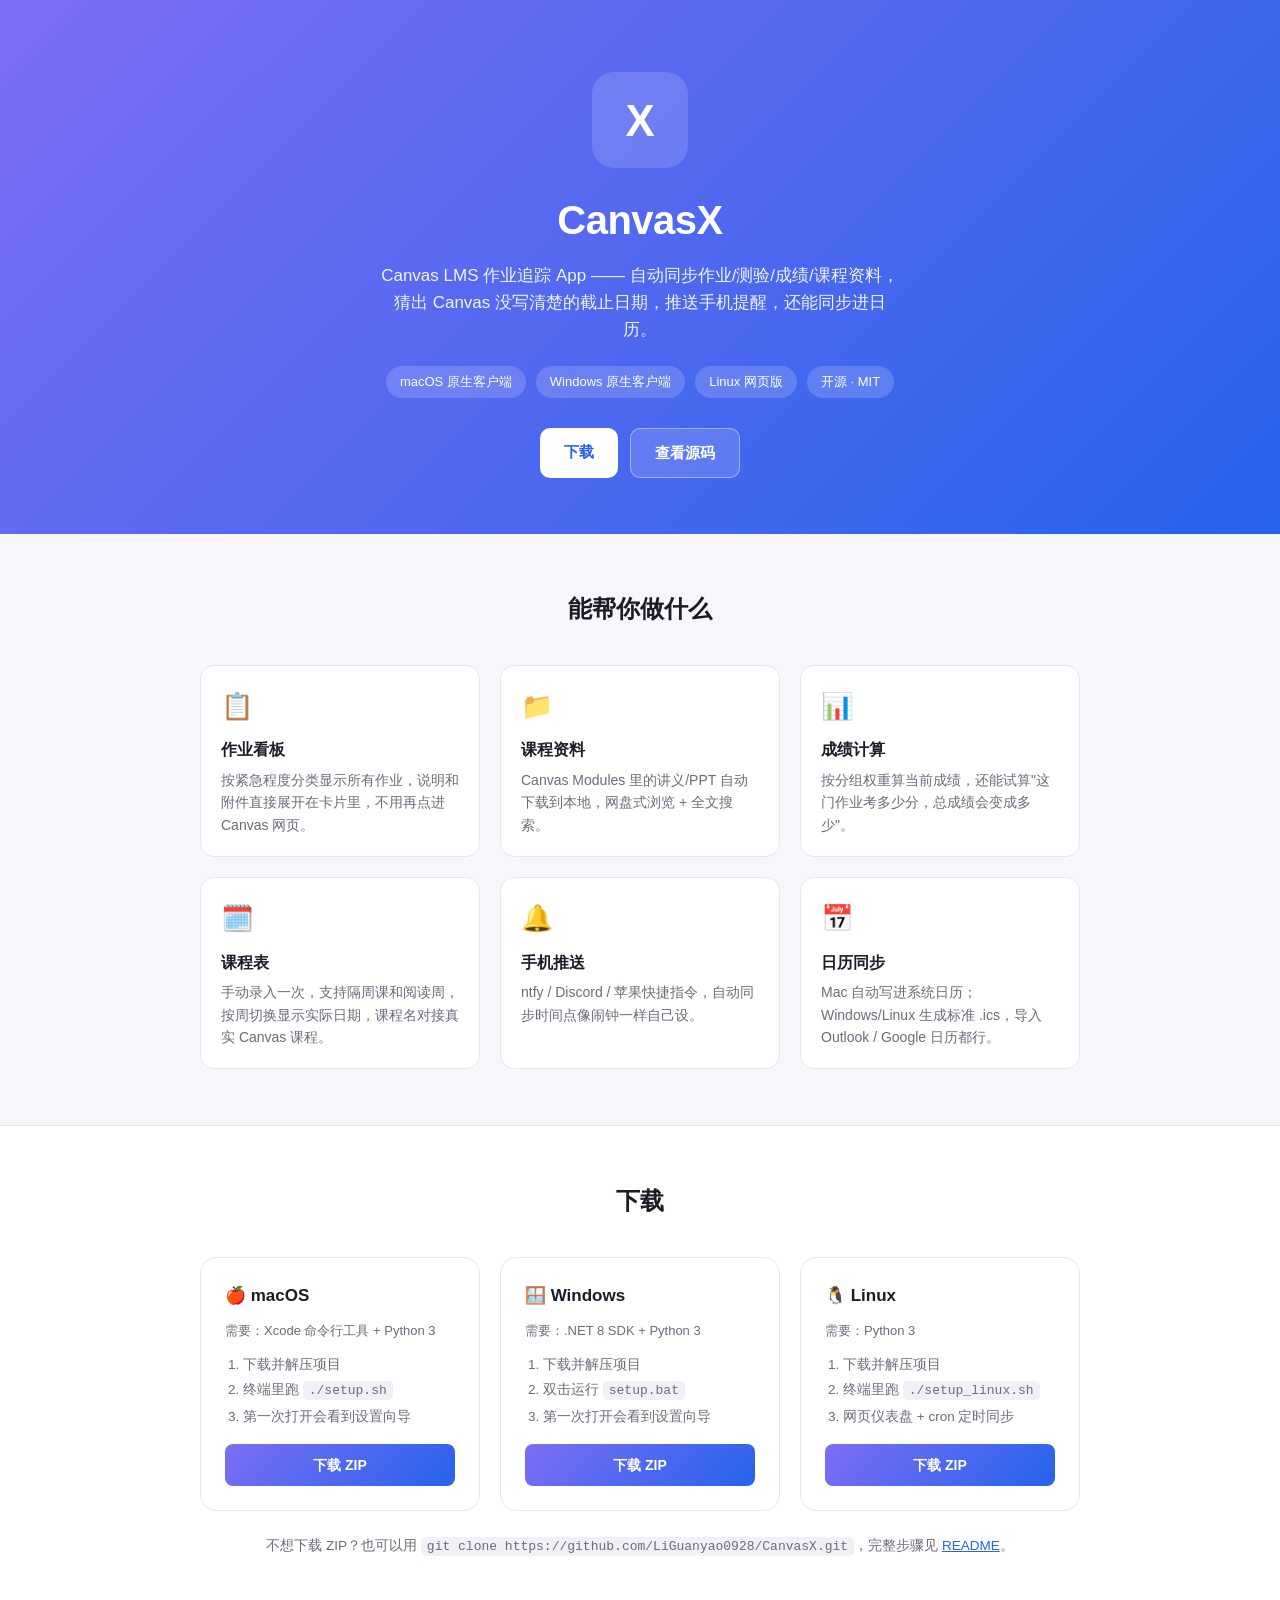
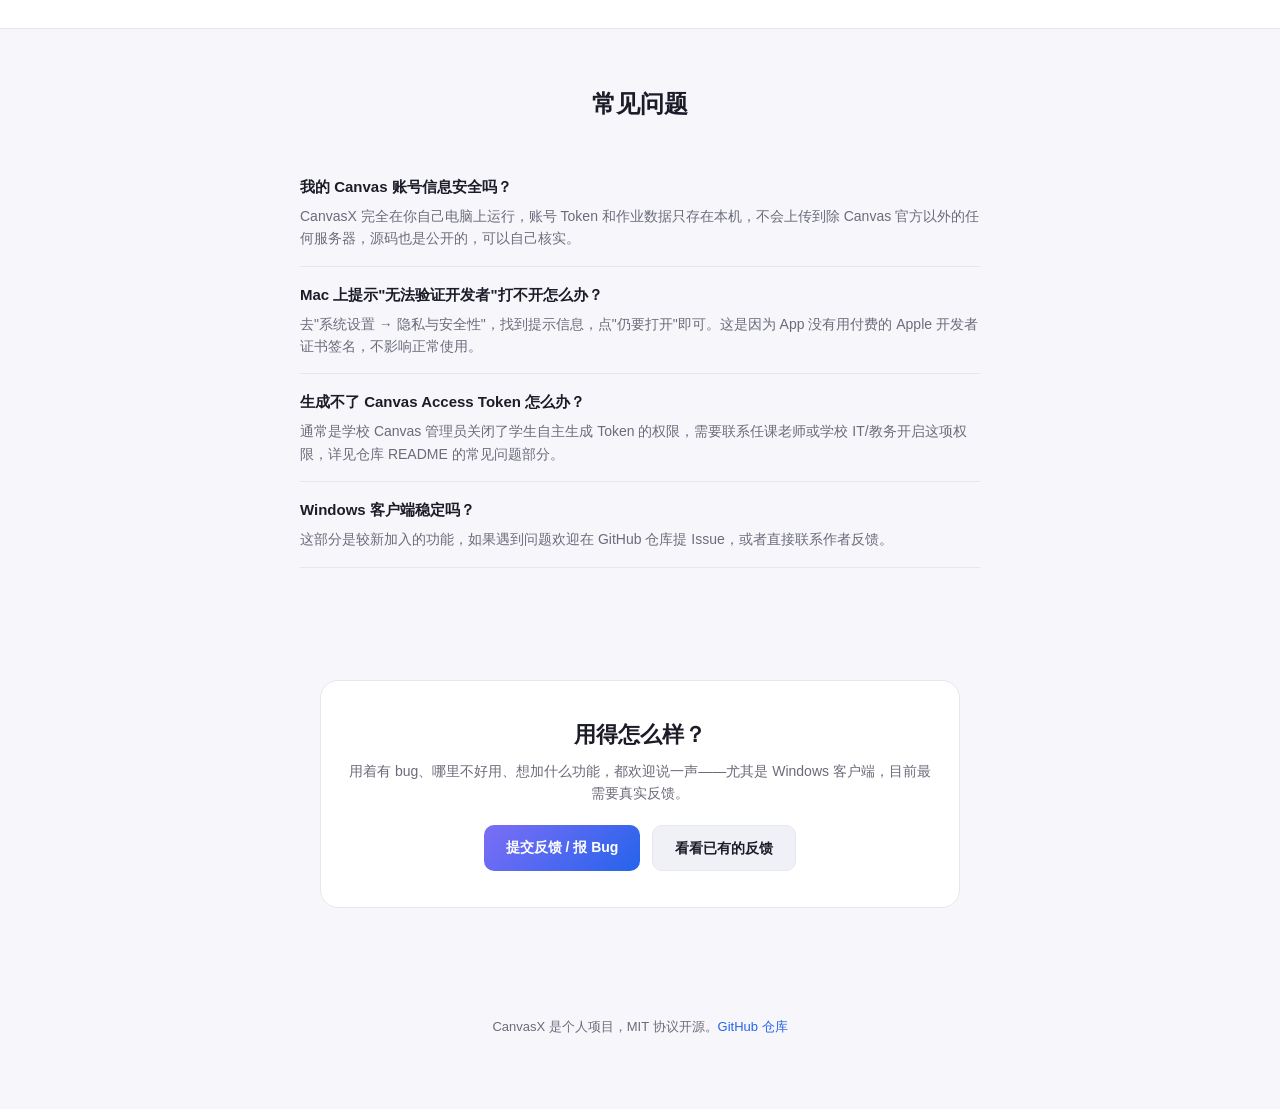
<file: docs/index.html>
<!DOCTYPE html>
<html lang="zh-CN">
<head>
<meta charset="UTF-8">
<meta name="viewport" content="width=device-width, initial-scale=1.0">
<title>CanvasX</title>
<meta name="description" content="CanvasX —— Canvas LMS 作业追踪 App，自动同步作业/成绩/资料，推送手机提醒。Mac / Windows / Linux 都能用。">
<style>
  :root {
    --bg: #f7f7fb;
    --card-bg: #ffffff;
    --text: #1c1c28;
    --muted: #6b6b7b;
    --border: #e6e6ef;
    --accent-a: #7c6ef5;
    --accent-b: #2563eb;
    --code-bg: #f0f0f7;
  }
  @media (prefers-color-scheme: dark) {
    :root {
      --bg: #101018;
      --card-bg: #181822;
      --text: #f0f0f5;
      --muted: #9a9aab;
      --border: #2a2a38;
      --code-bg: #1f1f2c;
    }
  }
  * { box-sizing: border-box; }
  body {
    margin: 0; background: var(--bg); color: var(--text);
    font-family: -apple-system, "Segoe UI", "PingFang SC", "Microsoft YaHei", sans-serif;
    line-height: 1.6;
  }
  .wrap { max-width: 920px; margin: 0 auto; padding: 0 20px; }

  header.hero {
    padding: 72px 0 56px; text-align: center;
    background: linear-gradient(135deg, var(--accent-a), var(--accent-b));
    color: #fff;
  }
  .icon {
    width: 96px; height: 96px; border-radius: 22px; margin: 0 auto 20px;
    display: flex; align-items: center; justify-content: center;
    background: rgba(255,255,255,0.14); backdrop-filter: blur(6px);
  }
  .icon svg { width: 64px; height: 64px; }
  header.hero h1 { font-size: 40px; margin: 0 0 10px; font-weight: 800; letter-spacing: -0.5px; }
  header.hero p.tagline { font-size: 17px; margin: 0 auto; max-width: 520px; opacity: 0.92; }
  .hero-badges { margin-top: 22px; display: flex; gap: 10px; justify-content: center; flex-wrap: wrap; }
  .badge { font-size: 13px; background: rgba(255,255,255,0.16); padding: 6px 14px; border-radius: 999px; }
  .cta-row { margin-top: 30px; display: flex; gap: 12px; justify-content: center; flex-wrap: wrap; }
  .btn {
    display: inline-block; padding: 12px 24px; border-radius: 10px; font-weight: 600;
    text-decoration: none; font-size: 15px; transition: transform 0.15s ease;
  }
  .btn:hover { transform: translateY(-1px); }
  .btn-solid { background: #fff; color: var(--accent-b); }
  .btn-ghost { background: rgba(255,255,255,0.14); color: #fff; border: 1px solid rgba(255,255,255,0.4); }

  section { padding: 56px 0; }
  section.alt { background: var(--card-bg); border-top: 1px solid var(--border); border-bottom: 1px solid var(--border); }
  h2.section-title { font-size: 24px; text-align: center; margin: 0 0 36px; }

  .features {
    display: grid; grid-template-columns: repeat(auto-fit, minmax(220px, 1fr)); gap: 20px;
  }
  .feature-card {
    background: var(--card-bg); border: 1px solid var(--border); border-radius: 14px; padding: 20px;
  }
  .feature-card .emoji { font-size: 26px; margin-bottom: 10px; }
  .feature-card h3 { margin: 0 0 6px; font-size: 16px; }
  .feature-card p { margin: 0; color: var(--muted); font-size: 14px; }

  .downloads { display: grid; grid-template-columns: repeat(auto-fit, minmax(260px, 1fr)); gap: 20px; }
  .dl-card {
    background: var(--card-bg); border: 1px solid var(--border); border-radius: 16px; padding: 24px;
    display: flex; flex-direction: column; gap: 12px;
  }
  .dl-card .plat { font-size: 17px; font-weight: 700; display: flex; align-items: center; gap: 8px; }
  .dl-card .req { font-size: 13px; color: var(--muted); }
  .dl-card ol { margin: 0; padding-left: 18px; font-size: 13.5px; color: var(--muted); }
  .dl-card ol li { margin-bottom: 4px; }
  .dl-btn {
    margin-top: auto; text-align: center; padding: 10px; border-radius: 8px;
    background: linear-gradient(135deg, var(--accent-a), var(--accent-b)); color: #fff;
    text-decoration: none; font-weight: 600; font-size: 14px;
  }
  code, .code-inline {
    background: var(--code-bg); padding: 2px 6px; border-radius: 5px; font-size: 13px;
    font-family: ui-monospace, SFMono-Regular, Menlo, monospace;
  }

  .faq { max-width: 720px; margin: 0 auto; }
  .faq-item { border-bottom: 1px solid var(--border); padding: 16px 0; }
  .faq-item h4 { margin: 0 0 6px; font-size: 15px; }
  .faq-item p { margin: 0; color: var(--muted); font-size: 14px; }

  footer { padding: 40px 0 60px; text-align: center; color: var(--muted); font-size: 13px; }
  footer a { color: var(--accent-b); text-decoration: none; }

  .feedback-card {
    max-width: 640px; margin: 0 auto; text-align: center;
    background: var(--card-bg); border: 1px solid var(--border); border-radius: 18px;
    padding: 36px 28px;
  }
  .feedback-card h2 { margin: 0 0 8px; font-size: 22px; }
  .feedback-card p { margin: 0 0 20px; color: var(--muted); font-size: 14px; }
  .feedback-actions { display: flex; gap: 12px; justify-content: center; flex-wrap: wrap; }
  .btn-feedback {
    display: inline-block; padding: 11px 22px; border-radius: 10px; font-weight: 600;
    text-decoration: none; font-size: 14px;
  }
  .btn-feedback.primary { background: linear-gradient(135deg, var(--accent-a), var(--accent-b)); color: #fff; }
  .btn-feedback.secondary { background: var(--code-bg); color: var(--text); border: 1px solid var(--border); }
</style>
</head>
<body>

<header class="hero">
  <div class="wrap">
    <div class="icon">
      <svg viewBox="0 0 1024 1024" xmlns="http://www.w3.org/2000/svg">
        <text x="512" y="512" text-anchor="middle" dominant-baseline="central"
              font-family="Helvetica Neue, Arial, sans-serif" font-weight="700"
              font-size="700" fill="#ffffff">X</text>
      </svg>
    </div>
    <h1>CanvasX</h1>
    <p class="tagline">Canvas LMS 作业追踪 App —— 自动同步作业/测验/成绩/课程资料，猜出 Canvas 没写清楚的截止日期，推送手机提醒，还能同步进日历。</p>
    <div class="hero-badges">
      <span class="badge">macOS 原生客户端</span>
      <span class="badge">Windows 原生客户端</span>
      <span class="badge">Linux 网页版</span>
      <span class="badge">开源 · MIT</span>
    </div>
    <div class="cta-row">
      <a class="btn btn-solid" href="#download">下载</a>
      <a class="btn btn-ghost" href="https://github.com/LiGuanyao0928/CanvasX" target="_blank" rel="noopener">查看源码</a>
    </div>
  </div>
</header>

<section>
  <div class="wrap">
    <h2 class="section-title">能帮你做什么</h2>
    <div class="features">
      <div class="feature-card">
        <div class="emoji">📋</div>
        <h3>作业看板</h3>
        <p>按紧急程度分类显示所有作业，说明和附件直接展开在卡片里，不用再点进 Canvas 网页。</p>
      </div>
      <div class="feature-card">
        <div class="emoji">📁</div>
        <h3>课程资料</h3>
        <p>Canvas Modules 里的讲义/PPT 自动下载到本地，网盘式浏览 + 全文搜索。</p>
      </div>
      <div class="feature-card">
        <div class="emoji">📊</div>
        <h3>成绩计算</h3>
        <p>按分组权重算当前成绩，还能试算"这门作业考多少分，总成绩会变成多少"。</p>
      </div>
      <div class="feature-card">
        <div class="emoji">🗓️</div>
        <h3>课程表</h3>
        <p>手动录入一次，支持隔周课和阅读周，按周切换显示实际日期，课程名对接真实 Canvas 课程。</p>
      </div>
      <div class="feature-card">
        <div class="emoji">🔔</div>
        <h3>手机推送</h3>
        <p>ntfy / Discord / 苹果快捷指令，自动同步时间点像闹钟一样自己设。</p>
      </div>
      <div class="feature-card">
        <div class="emoji">📅</div>
        <h3>日历同步</h3>
        <p>Mac 自动写进系统日历；Windows/Linux 生成标准 .ics，导入 Outlook / Google 日历都行。</p>
      </div>
    </div>
  </div>
</section>

<section class="alt" id="download">
  <div class="wrap">
    <h2 class="section-title">下载</h2>
    <div class="downloads">
      <div class="dl-card">
        <div class="plat">🍎 macOS</div>
        <div class="req">需要：Xcode 命令行工具 + Python 3</div>
        <ol>
          <li>下载并解压项目</li>
          <li>终端里跑 <code>./setup.sh</code></li>
          <li>第一次打开会看到设置向导</li>
        </ol>
        <a class="dl-btn" href="https://github.com/LiGuanyao0928/CanvasX/archive/refs/heads/main.zip">下载 ZIP</a>
      </div>
      <div class="dl-card">
        <div class="plat">🪟 Windows</div>
        <div class="req">需要：.NET 8 SDK + Python 3</div>
        <ol>
          <li>下载并解压项目</li>
          <li>双击运行 <code>setup.bat</code></li>
          <li>第一次打开会看到设置向导</li>
        </ol>
        <a class="dl-btn" href="https://github.com/LiGuanyao0928/CanvasX/archive/refs/heads/main.zip">下载 ZIP</a>
      </div>
      <div class="dl-card">
        <div class="plat">🐧 Linux</div>
        <div class="req">需要：Python 3</div>
        <ol>
          <li>下载并解压项目</li>
          <li>终端里跑 <code>./setup_linux.sh</code></li>
          <li>网页仪表盘 + cron 定时同步</li>
        </ol>
        <a class="dl-btn" href="https://github.com/LiGuanyao0928/CanvasX/archive/refs/heads/main.zip">下载 ZIP</a>
      </div>
    </div>
    <p style="text-align:center; color: var(--muted); font-size: 13.5px; margin-top: 24px;">
      不想下载 ZIP？也可以用 <span class="code-inline">git clone https://github.com/LiGuanyao0928/CanvasX.git</span>，完整步骤见
      <a href="https://github.com/LiGuanyao0928/CanvasX#readme" target="_blank" rel="noopener" style="color: var(--accent-b);">README</a>。
    </p>
  </div>
</section>

<section>
  <div class="wrap faq">
    <h2 class="section-title">常见问题</h2>
    <div class="faq-item">
      <h4>我的 Canvas 账号信息安全吗？</h4>
      <p>CanvasX 完全在你自己电脑上运行，账号 Token 和作业数据只存在本机，不会上传到除 Canvas 官方以外的任何服务器，源码也是公开的，可以自己核实。</p>
    </div>
    <div class="faq-item">
      <h4>Mac 上提示"无法验证开发者"打不开怎么办？</h4>
      <p>去"系统设置 → 隐私与安全性"，找到提示信息，点"仍要打开"即可。这是因为 App 没有用付费的 Apple 开发者证书签名，不影响正常使用。</p>
    </div>
    <div class="faq-item">
      <h4>生成不了 Canvas Access Token 怎么办？</h4>
      <p>通常是学校 Canvas 管理员关闭了学生自主生成 Token 的权限，需要联系任课老师或学校 IT/教务开启这项权限，详见仓库 README 的常见问题部分。</p>
    </div>
    <div class="faq-item">
      <h4>Windows 客户端稳定吗？</h4>
      <p>这部分是较新加入的功能，如果遇到问题欢迎在 GitHub 仓库提 Issue，或者直接联系作者反馈。</p>
    </div>
  </div>
</section>

<section>
  <div class="wrap">
    <div class="feedback-card">
      <h2>用得怎么样？</h2>
      <p>用着有 bug、哪里不好用、想加什么功能，都欢迎说一声——尤其是 Windows 客户端，目前最需要真实反馈。</p>
      <div class="feedback-actions">
        <a class="btn-feedback primary" href="https://github.com/LiGuanyao0928/CanvasX/issues/new" target="_blank" rel="noopener">提交反馈 / 报 Bug</a>
        <a class="btn-feedback secondary" href="https://github.com/LiGuanyao0928/CanvasX/issues" target="_blank" rel="noopener">看看已有的反馈</a>
      </div>
    </div>
  </div>
</section>

<footer>
  <div class="wrap">
    <p>CanvasX 是个人项目，MIT 协议开源。<a href="https://github.com/LiGuanyao0928/CanvasX" target="_blank" rel="noopener">GitHub 仓库</a></p>
  </div>
</footer>

</body>
</html>
</file>
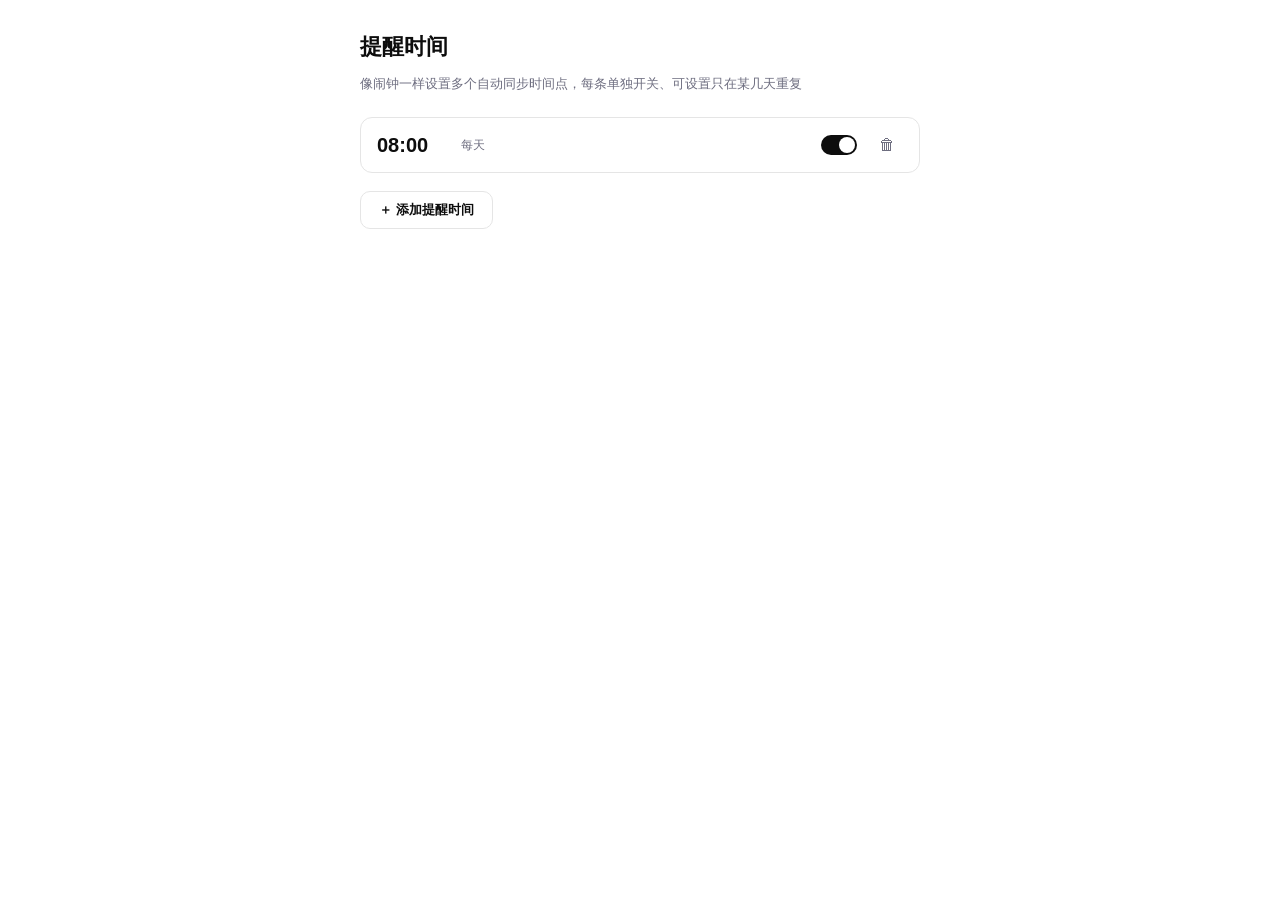
<file: schedule.html>
<!DOCTYPE html>
<html lang="zh-CN">
<head>
<meta charset="UTF-8">
<meta name="viewport" content="width=device-width, initial-scale=1.0">
<title>提醒时间</title>
<link rel="stylesheet" href="app_theme.css">
<style>
  body { padding: 32px 40px; max-width: 640px; margin: 0 auto; }
  h1 { font-size: 22px; margin: 0 0 6px; }
  .subtitle { color: var(--muted); font-size: 13px; margin-bottom: 24px; }
  .alarm-row {
    display: flex; align-items: center; gap: 14px; padding: 14px 16px;
    border: 1px solid var(--border); border-radius: 12px; margin-bottom: 10px; background: var(--card-bg);
  }
  .alarm-time { font-size: 20px; font-weight: 600; min-width: 70px; }
  .alarm-repeat { color: var(--muted); font-size: 12px; flex: 1; }
  .icon-btn { background: none; border: none; cursor: pointer; font-size: 16px; padding: 4px 8px; color: var(--muted); }
  .icon-btn:hover { color: var(--danger); }
  .switch { position: relative; width: 36px; height: 20px; }
  .switch input { opacity: 0; width: 0; height: 0; }
  .slider { position: absolute; inset: 0; background: var(--border); border-radius: 20px; cursor: pointer; transition: 0.15s; }
  .slider::before { content: ""; position: absolute; width: 16px; height: 16px; left: 2px; top: 2px; background: white; border-radius: 50%; transition: 0.15s; }
  input:checked + .slider { background: var(--accent); }
  input:checked + .slider::before { transform: translateX(16px); }
  .add-btn { margin-top: 8px; }
  .editor {
    margin-top: 16px; padding: 20px; border: 1px solid var(--border); border-radius: 12px; background: var(--card-bg);
    display: none;
  }
  .editor.open { display: block; }
  .day-picker { display: flex; gap: 6px; margin: 12px 0; }
  .day-chip {
    width: 34px; height: 34px; border-radius: 50%; border: 1px solid var(--border);
    display: flex; align-items: center; justify-content: center; font-size: 12px; cursor: pointer; user-select: none;
  }
  .day-chip.active { background: var(--accent); color: var(--accent-contrast); border-color: var(--accent); }
  input[type="time"] { font-size: 20px; padding: 8px 12px; width: auto; }
</style>
</head>
<body>
  <h1>提醒时间</h1>
  <p class="subtitle">像闹钟一样设置多个自动同步时间点，每条单独开关、可设置只在某几天重复</p>

  <div id="alarmList"></div>
  <button class="btn add-btn" id="btnAdd">＋ 添加提醒时间</button>

  <div class="editor" id="editor">
    <input type="time" id="timeInput" value="08:00">
    <div class="day-picker" id="dayPicker"></div>
    <div class="row" style="margin-top:10px">
      <button class="btn btn-primary" id="btnSave">保存</button>
      <button class="btn" id="btnCancel">取消</button>
    </div>
  </div>

<script src="bridge.js"></script>
<script>
  const DAY_LABELS = ["日", "一", "二", "三", "四", "五", "六"];
  let alarms = [];
  let editingDays = new Set([0, 1, 2, 3, 4, 5, 6]);

  function repeatText(days) {
    const sorted = [...new Set(days)].sort((a, b) => a - b);
    const key = JSON.stringify(sorted);
    if (sorted.length >= 7) return "每天";
    if (key === JSON.stringify([1, 2, 3, 4, 5])) return "周一至周五";
    if (key === JSON.stringify([0, 6])) return "周六、周日";
    if (sorted.length === 0) return "不重复";
    return sorted.map(d => "周" + DAY_LABELS[d]).join("、");
  }

  function render() {
    const list = document.getElementById("alarmList");
    list.innerHTML = "";
    for (const alarm of alarms) {
      const row = document.createElement("div");
      row.className = "alarm-row";
      const time = String(alarm.hour).padStart(2, "0") + ":" + String(alarm.minute).padStart(2, "0");
      row.innerHTML = `
        <span class="alarm-time">${time}</span>
        <span class="alarm-repeat">${repeatText(alarm.days)}</span>
        <label class="switch"><input type="checkbox" ${alarm.enabled ? "checked" : ""} data-id="${alarm.id}" class="toggle"><span class="slider"></span></label>
        <button class="icon-btn" data-id="${alarm.id}" title="删除">🗑</button>
      `;
      list.appendChild(row);
    }
    list.querySelectorAll(".toggle").forEach(cb => {
      cb.addEventListener("change", () => {
        const alarm = alarms.find(a => a.id === cb.dataset.id);
        if (alarm) alarm.enabled = cb.checked;
        save();
      });
    });
    list.querySelectorAll(".icon-btn").forEach(btn => {
      btn.addEventListener("click", () => {
        alarms = alarms.filter(a => a.id !== btn.dataset.id);
        render();
        save();
      });
    });
  }

  function renderDayPicker() {
    const picker = document.getElementById("dayPicker");
    picker.innerHTML = "";
    DAY_LABELS.forEach((label, i) => {
      const chip = document.createElement("div");
      chip.className = "day-chip" + (editingDays.has(i) ? " active" : "");
      chip.textContent = label;
      chip.addEventListener("click", () => {
        editingDays.has(i) ? editingDays.delete(i) : editingDays.add(i);
        renderDayPicker();
      });
      picker.appendChild(chip);
    });
  }

  document.getElementById("btnAdd").addEventListener("click", () => {
    editingDays = new Set([0, 1, 2, 3, 4, 5, 6]);
    document.getElementById("timeInput").value = "08:00";
    renderDayPicker();
    document.getElementById("editor").classList.add("open");
  });
  document.getElementById("btnCancel").addEventListener("click", () => {
    document.getElementById("editor").classList.remove("open");
  });
  document.getElementById("btnSave").addEventListener("click", () => {
    const [hour, minute] = document.getElementById("timeInput").value.split(":").map(Number);
    alarms.push({
      id: "alarm-" + Date.now() + "-" + Math.floor(Math.random() * 1000),
      hour, minute, enabled: true, days: Array.from(editingDays),
    });
    document.getElementById("editor").classList.remove("open");
    render();
    save();
  });

  async function save() {
    try {
      await NativeBridge.send("saveSchedule", { alarms });
    } catch (e) {
      alert("保存提醒时间失败：" + e.message);
    }
  }

  async function init() {
    try {
      alarms = await NativeBridge.send("getSchedule");
    } catch (e) {
      alarms = [{ id: "default", hour: 8, minute: 0, enabled: true, days: [0, 1, 2, 3, 4, 5, 6] }];
    }
    render();
  }
  init();
</script>
</body>
</html>
</file>
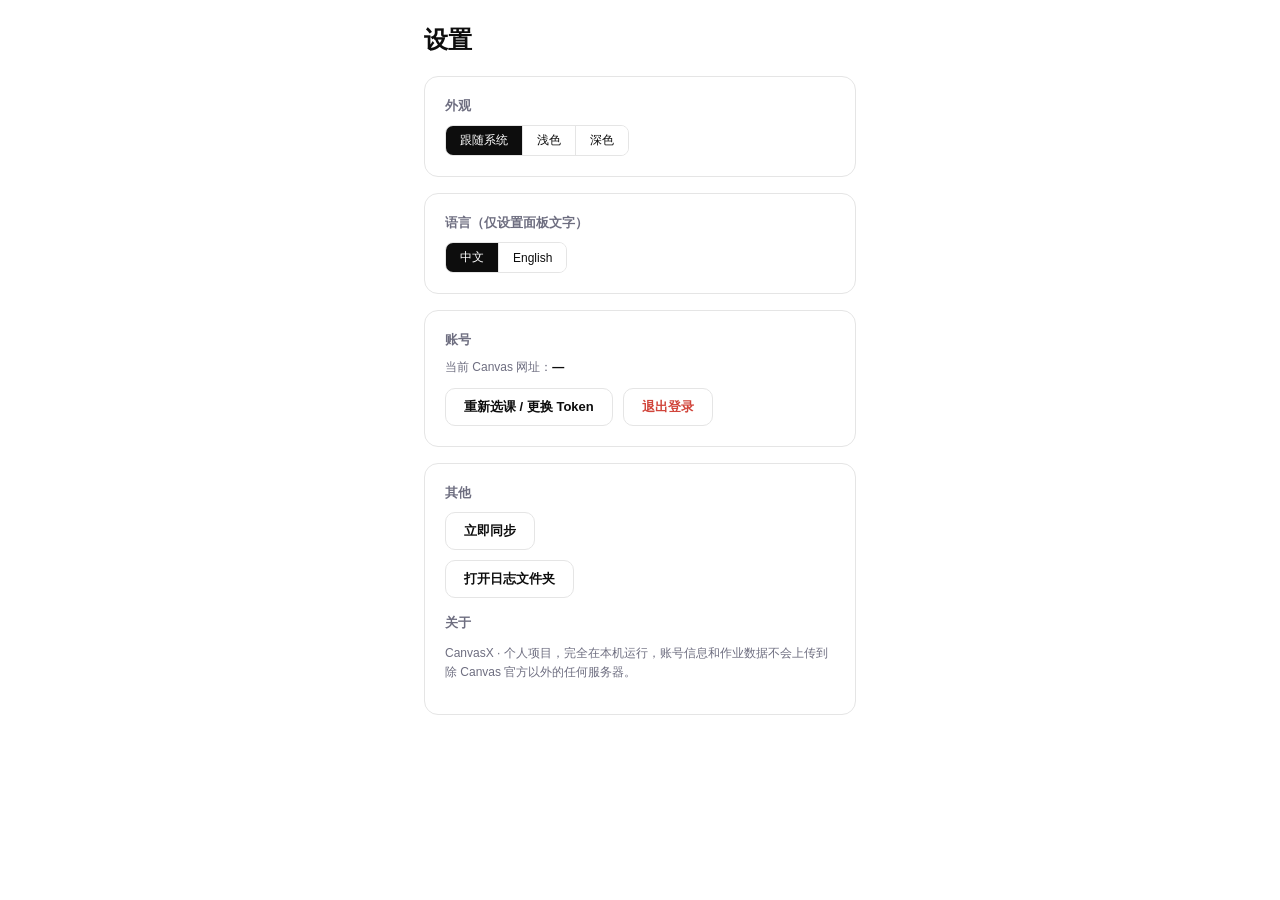
<file: settings.html>
<!DOCTYPE html>
<html lang="zh-CN">
<head>
<meta charset="UTF-8">
<meta name="viewport" content="width=device-width, initial-scale=1.0">
<title id="pageTitle">设置</title>
<link rel="stylesheet" href="app_theme.css">
<style>
  body { padding: 24px; max-width: 480px; margin: 0 auto; }
  .section { margin-bottom: 16px; }
  .section-label { font-size: 13px; font-weight: 700; color: var(--muted); margin-bottom: 10px; }
  .segmented { display: inline-flex; border: 1px solid var(--border); border-radius: 8px; overflow: hidden; }
  .segmented button { padding: 6px 14px; font-size: 12px; border: none; background: var(--card-bg); color: var(--text); cursor: pointer; border-right: 1px solid var(--border); }
  .segmented button:last-child { border-right: none; }
  .segmented button.active { background: var(--accent); color: var(--accent-contrast); }
  .row { display: flex; align-items: center; gap: 10px; margin-top: 10px; }
  .url-row { font-size: 12px; margin-bottom: 12px; }
  .url-row .muted { color: var(--muted); }
  .btn-danger-outline { color: var(--danger); }
  #syncStatus { font-size: 11px; color: var(--muted); }
</style>
</head>
<body>
  <h2 id="titleHeader" style="margin:0 0 20px">设置</h2>

  <div class="section card">
    <div class="section-label" id="lblAppearance">外观</div>
    <div class="segmented" id="appearanceSeg">
      <button data-value="system" id="btnSystem">跟随系统</button>
      <button data-value="light" id="btnLight">浅色</button>
      <button data-value="dark" id="btnDark">深色</button>
    </div>
  </div>

  <div class="section card">
    <div class="section-label" id="lblLanguage">语言（仅设置面板文字）</div>
    <div class="segmented" id="languageSeg">
      <button data-value="zh" id="btnZh">中文</button>
      <button data-value="en" id="btnEn">English</button>
    </div>
  </div>

  <div class="section card">
    <div class="section-label" id="lblAccount">账号</div>
    <div class="url-row"><span class="muted" id="lblCurrentUrl">当前 Canvas 网址：</span><strong id="currentUrl">—</strong></div>
    <div class="row">
      <button class="btn" id="btnReconfigure">重新选课 / 更换 Token</button>
      <button class="btn btn-danger-outline" id="btnLogout">退出登录</button>
    </div>
  </div>

  <div class="section card">
    <div class="section-label" id="lblMore">其他</div>
    <div class="row">
      <button class="btn" id="btnSyncNow">立即同步</button>
      <span class="spinner" id="syncSpinner" style="display:none"></span>
      <span id="syncStatus"></span>
    </div>
    <div class="row">
      <button class="btn" id="btnOpenLogs">打开日志文件夹</button>
    </div>
    <div class="section-label" style="margin-top:16px" id="lblAbout">关于</div>
    <p class="hint" id="aboutText">CanvasX · 个人项目，完全在本机运行，账号信息和作业数据不会上传到除 Canvas 官方以外的任何服务器。</p>
  </div>

<script src="bridge.js"></script>
<script>
  const STRINGS = {
    zh: {
      title: "设置", appearance: "外观", system: "跟随系统", light: "浅色", dark: "深色",
      language: "语言（仅设置面板文字）", account: "账号", currentUrl: "当前 Canvas 网址：",
      reconfigure: "重新选课 / 更换 Token", logout: "退出登录", more: "其他",
      syncNow: "立即同步", syncing: "同步中…", syncDone: "✓ 已同步", openLogs: "打开日志文件夹",
      about: "关于", aboutText: "CanvasX · 个人项目，完全在本机运行，账号信息和作业数据不会上传到除 Canvas 官方以外的任何服务器。",
      logoutConfirm: "确定要退出登录吗？会清除这台电脑上保存的 Canvas 账号信息、选课设置和已同步的数据（方便下一个用这台电脑的同学重新开始）。下次打开 App 会重新走一遍设置向导。",
    },
    en: {
      title: "Settings", appearance: "Appearance", system: "System", light: "Light", dark: "Dark",
      language: "Language (this panel only)", account: "Account", currentUrl: "Current Canvas URL:",
      reconfigure: "Change Courses / Token", logout: "Log Out", more: "More",
      syncNow: "Sync Now", syncing: "Syncing…", syncDone: "✓ Synced", openLogs: "Open Logs Folder",
      about: "About", aboutText: "CanvasX · A personal project that runs entirely on your machine. Your credentials and assignment data are never uploaded anywhere except Canvas itself.",
      logoutConfirm: "Log out? This clears the saved Canvas credentials, course selection, and synced data on this computer. You'll go through setup again next time.",
    },
  };

  let lang = "zh";
  let theme = "system";

  function applyStrings() {
    const t = STRINGS[lang];
    document.getElementById("pageTitle").textContent = t.title;
    document.getElementById("titleHeader").textContent = t.title;
    document.getElementById("lblAppearance").textContent = t.appearance;
    document.getElementById("btnSystem").textContent = t.system;
    document.getElementById("btnLight").textContent = t.light;
    document.getElementById("btnDark").textContent = t.dark;
    document.getElementById("lblLanguage").textContent = t.language;
    document.getElementById("lblAccount").textContent = t.account;
    document.getElementById("lblCurrentUrl").textContent = t.currentUrl;
    document.getElementById("btnReconfigure").textContent = t.reconfigure;
    document.getElementById("btnLogout").textContent = t.logout;
    document.getElementById("lblMore").textContent = t.more;
    document.getElementById("btnSyncNow").textContent = t.syncNow;
    document.getElementById("btnOpenLogs").textContent = t.openLogs;
    document.getElementById("lblAbout").textContent = t.about;
    document.getElementById("aboutText").textContent = t.aboutText;
  }

  function highlightSeg(containerId, value) {
    document.querySelectorAll("#" + containerId + " button").forEach(b => {
      b.classList.toggle("active", b.dataset.value === value);
    });
  }

  document.querySelectorAll("#appearanceSeg button").forEach(btn => {
    btn.addEventListener("click", () => {
      theme = btn.dataset.value;
      highlightSeg("appearanceSeg", theme);
      document.documentElement.setAttribute("data-theme", theme === "system" ? "" : theme);
      NativeBridge.send("setPrefs", { theme });
    });
  });
  document.querySelectorAll("#languageSeg button").forEach(btn => {
    btn.addEventListener("click", () => {
      lang = btn.dataset.value;
      highlightSeg("languageSeg", lang);
      applyStrings();
      NativeBridge.send("setPrefs", { language: lang });
    });
  });

  document.getElementById("btnReconfigure").addEventListener("click", () => {
    NativeBridge.send("openWizard");
  });

  document.getElementById("btnLogout").addEventListener("click", () => {
    if (!confirm(STRINGS[lang].logoutConfirm)) return;
    NativeBridge.send("logout");
  });

  document.getElementById("btnSyncNow").addEventListener("click", async () => {
    const btn = document.getElementById("btnSyncNow");
    const spinner = document.getElementById("syncSpinner");
    const status = document.getElementById("syncStatus");
    btn.disabled = true;
    spinner.style.display = "inline-block";
    status.textContent = STRINGS[lang].syncing;
    try {
      await NativeBridge.send("syncNow");
      status.textContent = STRINGS[lang].syncDone;
    } catch (e) {
      status.textContent = "❌ " + e.message;
    } finally {
      btn.disabled = false;
      spinner.style.display = "none";
    }
  });

  document.getElementById("btnOpenLogs").addEventListener("click", () => {
    NativeBridge.send("openLogs");
  });

  async function init() {
    try {
      const prefs = await NativeBridge.send("getPrefs");
      theme = prefs.theme || "system";
      lang = prefs.language || "zh";
    } catch (e) { /* 用默认值 */ }
    highlightSeg("appearanceSeg", theme);
    highlightSeg("languageSeg", lang);
    applyStrings();

    try {
      const env = await NativeBridge.send("getEnv");
      document.getElementById("currentUrl").textContent = env.CANVAS_BASE_URL || "—";
    } catch (e) {
      document.getElementById("currentUrl").textContent = "—";
    }
  }
  init();
</script>
</body>
</html>
</file>
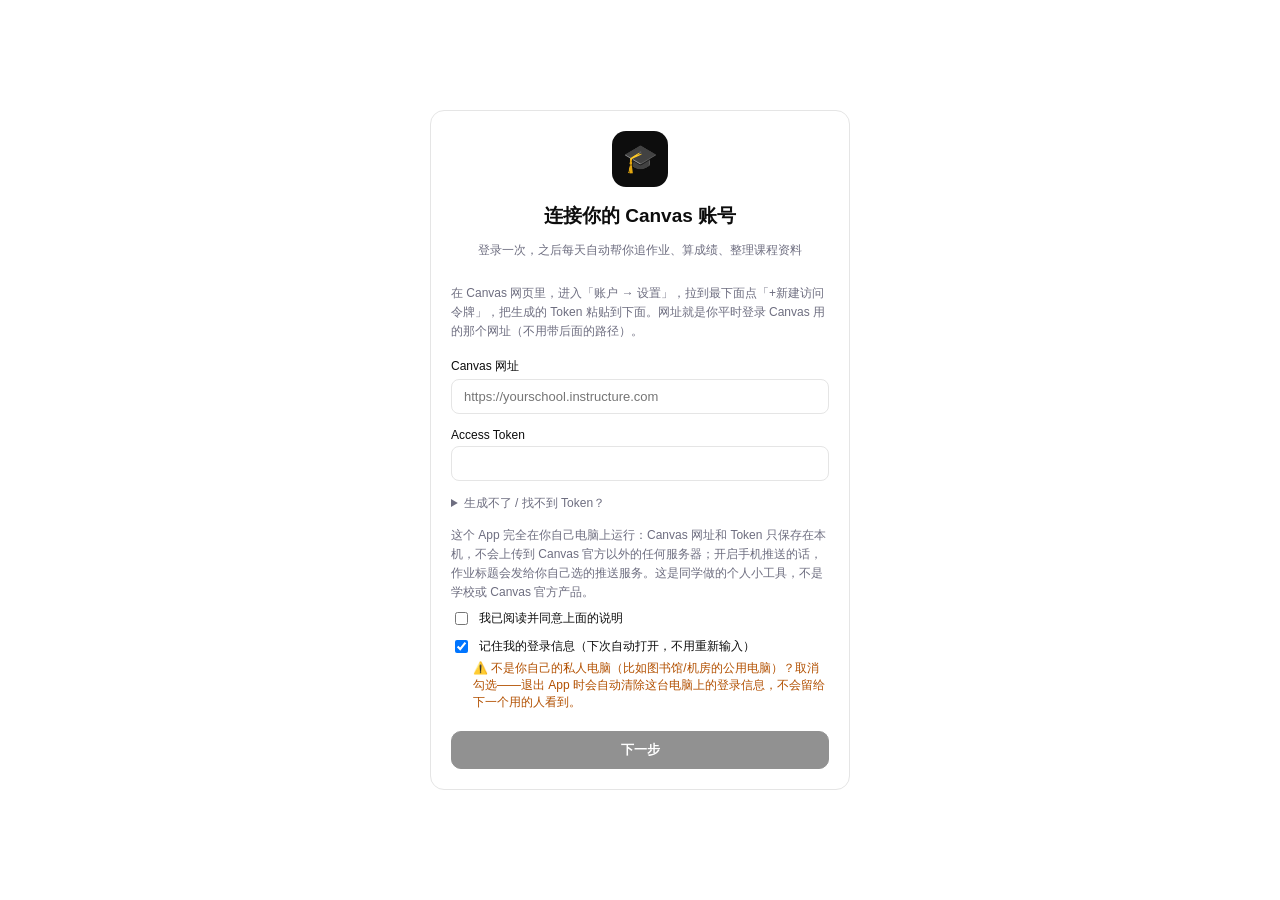
<file: setup_wizard.html>
<!DOCTYPE html>
<html lang="zh-CN">
<head>
<meta charset="UTF-8">
<meta name="viewport" content="width=device-width, initial-scale=1.0">
<title>欢迎使用 CanvasX</title>
<link rel="stylesheet" href="app_theme.css">
<style>
  body { display: flex; align-items: center; justify-content: center; min-height: 100vh; padding: 24px; }
  .wizard-card { width: 420px; max-width: 100%; }
  .icon-badge {
    width: 56px; height: 56px; border-radius: 14px; background: var(--accent);
    display: flex; align-items: center; justify-content: center; font-size: 28px;
    margin: 0 auto 16px;
  }
  h1.step-title { font-size: 19px; font-weight: 700; margin: 0 0 6px; text-align: center; }
  .step-subtitle { text-align: center; margin-bottom: 24px; }
  .field { margin-bottom: 14px; }
  .btn-row { display: flex; gap: 10px; margin-top: 20px; }
  .btn-row .btn { flex: 1; }
  .step { display: none; }
  .step.active { display: block; }
  details.help { margin: 10px 0; font-size: 12px; }
  details.help summary { cursor: pointer; color: var(--muted); }
  details.help p { color: var(--muted); line-height: 1.6; }
  .course-list { max-height: 260px; overflow-y: auto; border: 1px solid var(--border); border-radius: 10px; padding: 8px 14px; }
  .course-list label { display: block; padding: 6px 0; font-size: 13px; }
  .notify-option { display: block; padding: 8px 0; font-size: 13px; }
  .notify-detail { margin-top: 10px; padding: 12px; background: var(--bg); border-radius: 10px; }
  .center-spinner { text-align: center; padding: 60px 0; }
  .center-spinner .spinner { width: 22px; height: 22px; border-width: 3px; }
</style>
</head>
<body>
<div class="card wizard-card">
  <div class="icon-badge">🎓</div>

  <!-- ===== 第 1 步：连接账号 ===== -->
  <div class="step active" id="step1">
    <h1 class="step-title">连接你的 Canvas 账号</h1>
    <p class="hint step-subtitle">登录一次，之后每天自动帮你追作业、算成绩、整理课程资料</p>

    <p class="hint" style="margin-bottom:16px">在 Canvas 网页里，进入「账户 → 设置」，拉到最下面点「+新建访问令牌」，把生成的 Token 粘贴到下面。网址就是你平时登录 Canvas 用的那个网址（不用带后面的路径）。</p>

    <div class="field">
      <label class="field-label">Canvas 网址</label>
      <input type="text" id="urlInput" placeholder="https://yourschool.instructure.com">
    </div>
    <div class="field">
      <label class="field-label">Access Token</label>
      <input type="password" id="tokenInput">
    </div>

    <details class="help">
      <summary>生成不了 / 找不到 Token？</summary>
      <p>这通常是学校 Canvas 管理员关掉了学生自主生成 Token 的权限，不是你操作有问题。解决办法：找任课老师或学校 IT/教务，请他们在 Canvas 管理后台给你开启「用户自主生成访问令牌」的权限。目前没有不需要 Token 就能用的替代方案——Canvas 官方的应用授权（OAuth）流程需要学校管理员审批，普通学生个人没法自己申请。</p>
    </details>

    <p class="hint" style="margin:14px 0 8px">这个 App 完全在你自己电脑上运行：Canvas 网址和 Token 只保存在本机，不会上传到 Canvas 官方以外的任何服务器；开启手机推送的话，作业标题会发给你自己选的推送服务。这是同学做的个人小工具，不是学校或 Canvas 官方产品。</p>
    <label class="checkbox-row"><input type="checkbox" id="privacyCheck"> 我已阅读并同意上面的说明</label>

    <label class="checkbox-row" style="margin-top:10px"><input type="checkbox" id="rememberCheck" checked> 记住我的登录信息（下次自动打开，不用重新输入）</label>
    <p class="warning-text" style="margin:4px 0 0 22px">⚠️ 不是你自己的私人电脑（比如图书馆/机房的公用电脑）？取消勾选——退出 App 时会自动清除这台电脑上的登录信息，不会留给下一个用的人看到。</p>

    <p class="error-text" id="step1Error" style="display:none;margin-top:12px"></p>

    <div class="btn-row">
      <span class="spinner" id="step1Spinner" style="display:none;align-self:center"></span>
      <button class="btn btn-primary" id="step1Next" disabled>下一步</button>
    </div>
  </div>

  <!-- ===== 第 2 步：选课程 ===== -->
  <div class="step" id="step2">
    <h1 class="step-title">选择要追踪的课程</h1>
    <p class="hint" style="margin-bottom:14px">勾选真正要交作业的课。像「学术诚信培训」「新生导师」这类不是正课的模块不用选——之后随时能在设置里重新选课。</p>
    <div class="course-list" id="courseList"></div>
    <div class="btn-row">
      <button class="btn" id="step2Back">上一步</button>
      <button class="btn btn-primary" id="step2Next">下一步</button>
    </div>
  </div>

  <!-- ===== 第 3 步：手机推送 ===== -->
  <div class="step" id="step3">
    <h1 class="step-title">手机推送提醒（可选）</h1>
    <p class="hint" style="margin-bottom:14px">不开也可以，随时打开 App 看网页仪表盘一样能看到要交的作业。要开的话选一种方式：</p>
    <label class="notify-option"><input type="radio" name="notify" value="none" checked> 不需要，只看网页仪表盘</label>
    <label class="notify-option"><input type="radio" name="notify" value="ntfy"> ntfy（推荐）—— 跨平台，手机装个 App 就行</label>
    <label class="notify-option"><input type="radio" name="notify" value="discord"> Discord —— 发到你自己的 Discord 频道</label>
    <label class="notify-option" id="shortcutsOption" style="display:none"><input type="radio" name="notify" value="shortcuts"> 苹果快捷指令 —— 纯苹果自家生态，不用第三方服务</label>
    <div class="notify-detail" id="notifyDetail" style="display:none"></div>
    <div class="btn-row">
      <button class="btn" id="step3Back">上一步</button>
      <button class="btn btn-primary" id="step3Finish">完成</button>
    </div>
  </div>

  <!-- ===== 第 4 步：写配置 + 首次同步 ===== -->
  <div class="step" id="step4">
    <div class="center-spinner">
      <p style="font-weight:600;margin-bottom:16px">正在完成设置…</p>
      <span class="spinner"></span>
    </div>
  </div>
</div>

<script src="bridge.js"></script>
<script>
  const state = { url: "", token: "", courses: [], selectedIds: new Set(), notifyMethod: "none", ntfyTopic: "", discordWebhook: "", shortcutsName: "", rememberMe: true };

  function showStep(n) {
    document.querySelectorAll(".step").forEach(el => el.classList.remove("active"));
    document.getElementById("step" + n).classList.add("active");
  }

  // 第1步：隐私勾选框没勾就不能点下一步（跟 Mac/Windows 原生版逻辑一致）
  const privacyCheck = document.getElementById("privacyCheck");
  const step1Next = document.getElementById("step1Next");
  privacyCheck.addEventListener("change", () => { step1Next.disabled = !privacyCheck.checked; });

  step1Next.addEventListener("click", async () => {
    const url = document.getElementById("urlInput").value.trim();
    const token = document.getElementById("tokenInput").value.trim();
    const errorEl = document.getElementById("step1Error");
    errorEl.style.display = "none";
    if (!url || !token) {
      errorEl.textContent = "网址和 Token 都要填";
      errorEl.style.display = "block";
      return;
    }

    document.getElementById("step1Spinner").style.display = "inline-block";
    step1Next.disabled = true;
    try {
      const courses = await NativeBridge.send("fetchCourses", { baseUrl: url, token });
      state.url = url;
      state.token = token;
      state.rememberMe = document.getElementById("rememberCheck").checked;
      state.courses = courses;
      renderCourses();
      showStep(2);
    } catch (e) {
      errorEl.textContent = "连接失败：" + e.message;
      errorEl.style.display = "block";
    } finally {
      document.getElementById("step1Spinner").style.display = "none";
      step1Next.disabled = !privacyCheck.checked;
    }
  });

  // 第2步
  function renderCourses() {
    const list = document.getElementById("courseList");
    list.innerHTML = "";
    if (state.courses.length === 0) {
      list.innerHTML = '<p class="hint">没有拉到课程，返回上一步检查一下网址和 Token</p>';
      return;
    }
    for (const c of state.courses) {
      const label = document.createElement("label");
      const checked = state.selectedIds.has(c.id) ? "checked" : "";
      label.innerHTML = `<input type="checkbox" data-id="${c.id}" ${checked}> ${escapeHtml(c.name)}${c.course_code ? " (" + escapeHtml(c.course_code) + ")" : ""}`;
      list.appendChild(label);
    }
  }
  function captureSelectedCourses() {
    state.selectedIds = new Set();
    document.querySelectorAll("#courseList input[type=checkbox]:checked").forEach(cb => {
      state.selectedIds.add(parseInt(cb.dataset.id, 10));
    });
  }
  document.getElementById("step2Back").addEventListener("click", () => { captureSelectedCourses(); showStep(1); });
  document.getElementById("step2Next").addEventListener("click", () => { captureSelectedCourses(); showStep(3); });

  // 第3步
  function updateNotifyDetail(method) {
    const box = document.getElementById("notifyDetail");
    if (method === "ntfy") {
      box.style.display = "block";
      box.innerHTML = '<p class="hint" style="margin-bottom:8px">手机 App Store 搜索安装「ntfy」，打开后点右下角 ＋，粘贴下面这个频道名订阅它（频道名相当于一个不公开的密钥，不要告诉别人）：</p><input type="text" id="ntfyField" value="' + (state.ntfyTopic || ("canvas-" + Math.floor(100000 + Math.random() * 900000))) + '">';
    } else if (method === "discord") {
      box.style.display = "block";
      box.innerHTML = '<p class="hint" style="margin-bottom:8px">在你的 Discord 服务器里：频道设置 →「整合」→「Webhook」→「新增 Webhook」，复制生成的网址粘贴到下面（不用邀请机器人，纯网址推送）：</p><input type="text" id="discordField" placeholder="https://discord.com/api/webhooks/..." value="' + (state.discordWebhook || "") + '">';
    } else if (method === "shortcuts") {
      box.style.display = "block";
      box.innerHTML = '<p class="hint" style="margin-bottom:8px">在 Mac 的「快捷指令」App 里新建一个快捷指令：加一个「获取输入的文本」动作，再加一个「发送信息」动作（收件人填你自己），给这个快捷指令起个名字，填在下面：</p><input type="text" id="shortcutsField" value="' + (state.shortcutsName || "Canvas提醒") + '">';
    } else {
      box.style.display = "none";
      box.innerHTML = "";
    }
  }
  document.querySelectorAll('input[name="notify"]').forEach(radio => {
    radio.addEventListener("change", () => updateNotifyDetail(radio.value));
  });
  // 苹果快捷指令只在 Mac 上有意义——原生 shell 加载这个页面时会调用 window.__setPlatform("mac"/"windows")
  window.__setPlatform = function (platform) {
    if (platform === "mac") document.getElementById("shortcutsOption").style.display = "block";
  };

  document.getElementById("step3Back").addEventListener("click", () => showStep(2));
  document.getElementById("step3Finish").addEventListener("click", async () => {
    state.notifyMethod = document.querySelector('input[name="notify"]:checked').value;
    if (state.notifyMethod === "ntfy") state.ntfyTopic = document.getElementById("ntfyField").value.trim();
    if (state.notifyMethod === "discord") state.discordWebhook = document.getElementById("discordField").value.trim();
    if (state.notifyMethod === "shortcuts") state.shortcutsName = document.getElementById("shortcutsField").value.trim();

    showStep(4);
    try {
      await NativeBridge.send("completeSetup", {
        token: state.token,
        baseUrl: state.url,
        notifyMethod: state.notifyMethod,
        ntfyTopic: state.ntfyTopic,
        discordWebhook: state.discordWebhook,
        shortcutsName: state.shortcutsName,
        courseIds: Array.from(state.selectedIds),
        rememberMe: state.rememberMe,
      });
      // 正常情况下原生 shell 收到 completeSetup 之后会直接关掉这个窗口、切到主窗口，
      // 走不到这里；万一没切过去（比如首次同步失败但配置已经写好），也不用在这个
      // 页面报错卡住用户——原生那边有自己的兜底逻辑。
    } catch (e) {
      showStep(3);
      alert("保存配置失败：" + e.message);
    }
  });

  function escapeHtml(s) {
    return (s || "").replace(/[&<>"']/g, c => ({ "&": "&amp;", "<": "&lt;", ">": "&gt;", '"': "&quot;", "'": "&#39;" }[c]));
  }
</script>
</body>
</html>
</file>
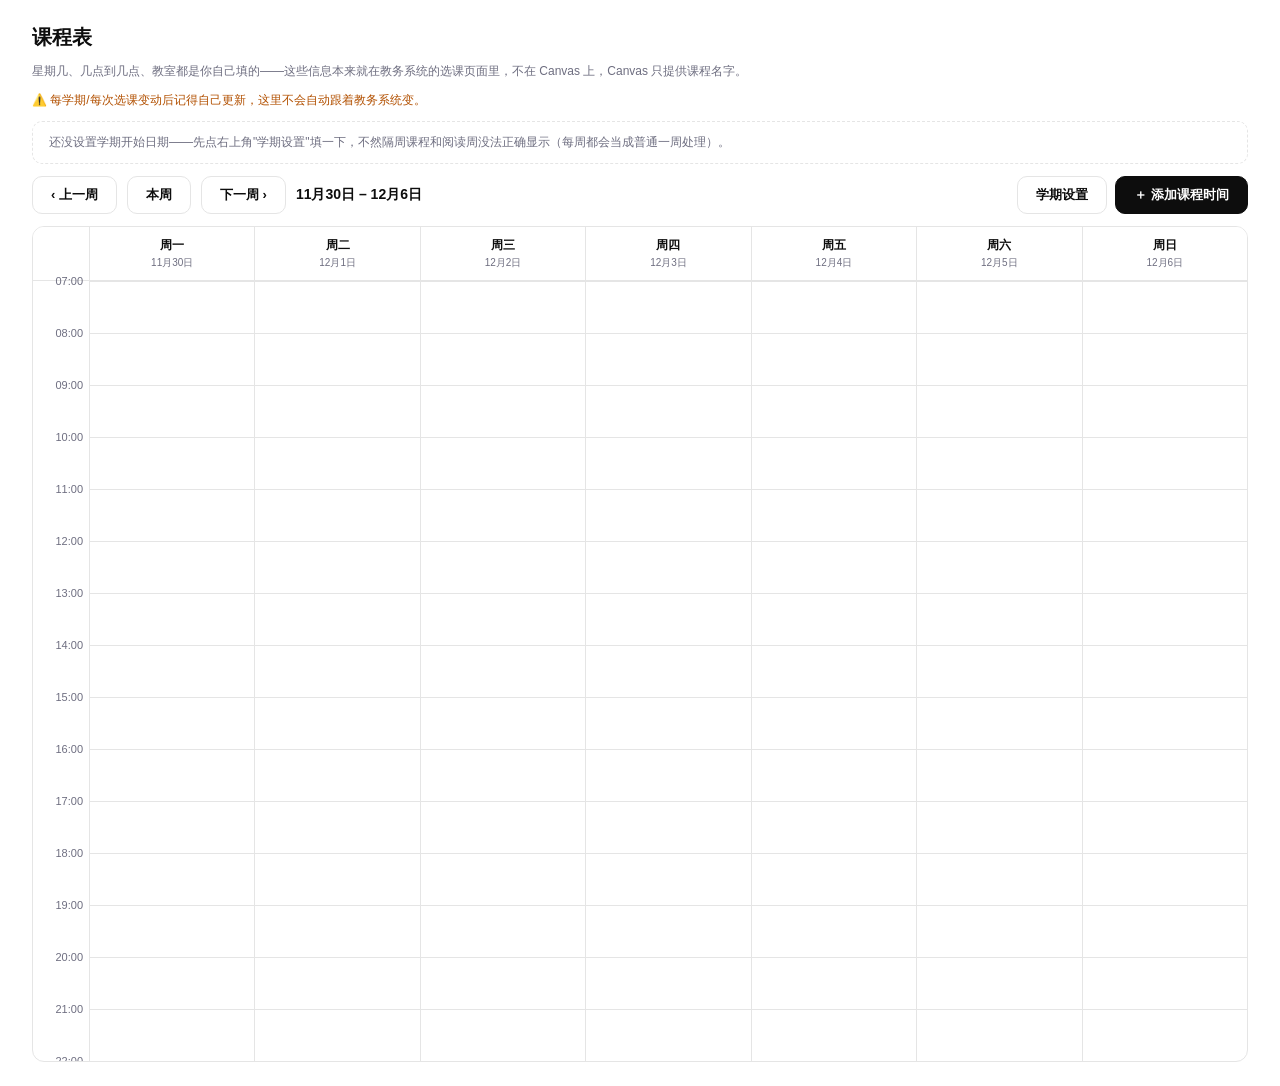
<file: timetable.html>
<!DOCTYPE html>
<html lang="zh-CN">
<head>
<meta charset="UTF-8">
<meta name="viewport" content="width=device-width, initial-scale=1.0">
<title>课程表</title>
<link rel="stylesheet" href="app_theme.css">
<style>
  body { padding: 24px 32px; }
  h1 { font-size: 20px; margin: 0 0 4px; }
  .subtitle { color: var(--muted); font-size: 12px; margin-bottom: 4px; }
  .warning-note { font-size: 12px; color: var(--warning); margin-bottom: 12px; }
  .toolbar { display: flex; justify-content: space-between; align-items: center; margin-bottom: 12px; gap: 10px; flex-wrap: wrap; }
  .week-nav { display: flex; align-items: center; gap: 10px; }
  .week-nav .week-label { font-size: 14px; font-weight: 600; min-width: 220px; }
  .week-nav .week-sub { font-size: 12px; color: var(--muted); font-weight: 400; margin-left: 6px; }
  .toolbar-buttons { display: flex; gap: 8px; }

  .reading-week-banner {
    display: none;
    padding: 14px 18px; margin-bottom: 12px; border-radius: 10px;
    background: var(--warning); color: #1a1200; font-size: 13px; font-weight: 600;
  }
  .reading-week-banner.show { display: block; }

  .term-hint {
    display: none;
    padding: 12px 16px; margin-bottom: 12px; border-radius: 10px;
    border: 1px dashed var(--border); font-size: 12px; color: var(--muted);
  }
  .term-hint.show { display: block; }

  .grid-wrap { overflow-x: auto; border: 1px solid var(--border); border-radius: 12px; }
  .grid {
    display: grid;
    grid-template-columns: 56px repeat(7, minmax(120px, 1fr));
    min-width: 920px;
  }
  .grid-header {
    padding: 10px 4px;
    text-align: center;
    font-size: 12px;
    font-weight: 600;
    border-bottom: 1px solid var(--border);
    border-left: 1px solid var(--border);
    background: var(--card-bg);
  }
  .grid-header .date-sub { display: block; font-weight: 400; color: var(--muted); font-size: 10px; margin-top: 2px; }
  .grid-header.corner { border-left: none; background: var(--bg); }
  .grid-header.today { color: var(--accent); }
  .time-col { position: relative; border-left: none; }
  .time-label {
    position: absolute; right: 6px; transform: translateY(-50%);
    font-size: 11px; color: var(--muted);
  }
  .day-col {
    position: relative;
    border-left: 1px solid var(--border);
    background-image: linear-gradient(var(--border) 1px, transparent 1px);
  }
  .block {
    position: absolute;
    left: 3px; right: 3px;
    border-radius: 8px;
    padding: 6px 8px;
    font-size: 11px;
    color: #fff;
    overflow: hidden;
    cursor: pointer;
    line-height: 1.4;
  }
  .block .course-name { font-weight: 600; display: block; }
  .block .meta { opacity: 0.85; }
  .block .freq-tag { opacity: 0.85; }

  .editor-backdrop {
    display: none;
    position: fixed; inset: 0;
    background: rgba(0,0,0,0.35);
    align-items: center; justify-content: center;
    overflow-y: auto;
  }
  .editor-backdrop.open { display: flex; }
  .editor {
    width: 380px;
    background: var(--card-bg);
    border-radius: 14px;
    padding: 22px;
    border: 1px solid var(--border);
    margin: 24px 0;
  }
  .editor h2 { font-size: 15px; margin: 0 0 14px; }
  .editor .field { margin-bottom: 12px; }
  .day-picker-row, .choice-row { display: flex; gap: 6px; flex-wrap: wrap; }
  .day-chip, .choice-chip {
    padding: 6px 10px; border-radius: 8px; border: 1px solid var(--border);
    font-size: 12px; cursor: pointer; user-select: none;
  }
  .day-chip.active, .choice-chip.active { background: var(--accent); color: var(--accent-contrast); border-color: var(--accent); }
  .choice-chip.disabled { opacity: 0.4; cursor: not-allowed; }
  .time-row { display: flex; gap: 10px; align-items: center; }
  .editor-buttons { display: flex; justify-content: space-between; margin-top: 18px; }
  select {
    width: 100%; padding: 9px 12px; font-size: 13px; border: 1px solid var(--border);
    border-radius: 8px; background: var(--bg); color: var(--text);
  }
  .reading-week-list { margin: 8px 0; }
  .reading-week-item {
    display: flex; align-items: center; justify-content: space-between;
    padding: 6px 10px; border: 1px solid var(--border); border-radius: 8px; margin-bottom: 6px; font-size: 12px;
  }
  .reading-week-item button { background: none; border: none; color: var(--danger); cursor: pointer; font-size: 12px; }
  .add-reading-week-row { display: flex; gap: 8px; margin-top: 8px; }
</style>
</head>
<body>
  <h1>课程表</h1>
  <p class="subtitle">星期几、几点到几点、教室都是你自己填的——这些信息本来就在教务系统的选课页面里，不在 Canvas 上，Canvas 只提供课程名字。</p>
  <p class="warning-note">⚠️ 每学期/每次选课变动后记得自己更新，这里不会自动跟着教务系统变。</p>

  <div class="term-hint" id="termHint">
    还没设置学期开始日期——先点右上角"学期设置"填一下，不然隔周课程和阅读周没法正确显示（每周都会当成普通一周处理）。
  </div>

  <div class="toolbar">
    <div class="week-nav">
      <button class="btn" id="btnPrevWeek">‹ 上一周</button>
      <button class="btn" id="btnThisWeek">本周</button>
      <button class="btn" id="btnNextWeek">下一周 ›</button>
      <span class="week-label" id="weekLabel"></span>
    </div>
    <div class="toolbar-buttons">
      <button class="btn" id="btnTermSettings">学期设置</button>
      <button class="btn btn-primary" id="btnAdd">＋ 添加课程时间</button>
    </div>
  </div>

  <div class="reading-week-banner" id="readingWeekBanner">📖 这一周是阅读周，没有课。</div>

  <div class="grid-wrap">
    <div class="grid" id="grid"></div>
  </div>

  <!-- ============ 添加/编辑课程时间 ============ -->
  <div class="editor-backdrop" id="editorBackdrop">
    <div class="editor">
      <h2 id="editorTitle">添加课程时间</h2>
      <div class="field">
        <label class="field-label">课程</label>
        <select id="courseSelect"></select>
      </div>
      <div class="field">
        <label class="field-label">星期几</label>
        <div class="day-picker-row" id="dayPicker"></div>
      </div>
      <div class="field">
        <label class="field-label">时间</label>
        <div class="time-row">
          <input type="time" id="startTimeInput" value="09:00">
          <span class="hint">至</span>
          <input type="time" id="endTimeInput" value="10:20">
        </div>
      </div>
      <div class="field">
        <label class="field-label">教室（可选）</label>
        <input type="text" id="locationInput" placeholder="比如 ERC 1030">
      </div>
      <div class="field">
        <label class="field-label">频率</label>
        <div class="choice-row" id="freqPicker">
          <div class="choice-chip active" data-freq="weekly">每周</div>
          <div class="choice-chip" data-freq="biweekly">隔周</div>
        </div>
      </div>
      <div class="field" id="parityField" style="display:none">
        <label class="field-label">隔周的哪一周有课</label>
        <div class="choice-row" id="parityPicker">
          <div class="choice-chip" data-parity="this">跟当前查看的这周同一批（<span id="parityThisLabel"></span>）</div>
          <div class="choice-chip" data-parity="other">跟下一周同一批（<span id="parityOtherLabel"></span>）</div>
        </div>
        <p class="hint" style="margin-top:6px">选完可以翻页到下下周确认一下日期对不对。</p>
      </div>
      <div class="editor-buttons">
        <button class="btn btn-danger" id="btnDelete" style="display:none">删除</button>
        <div style="flex:1"></div>
        <button class="btn" id="btnCancel">取消</button>
        <button class="btn btn-primary" id="btnSave" style="margin-left:8px">保存</button>
      </div>
    </div>
  </div>

  <!-- ============ 学期设置 ============ -->
  <div class="editor-backdrop" id="termBackdrop">
    <div class="editor">
      <h2>学期设置</h2>
      <div class="field">
        <label class="field-label">学期第 1 周的周一是哪天</label>
        <input type="date" id="termStartInput">
        <p class="hint" style="margin-top:6px">用来算隔周课程的单双周、以及第几周——照抄学校教务系统写的"第1周"那天的周一就行。</p>
      </div>
      <div class="field">
        <label class="field-label">阅读周 / 假期周（整周没课）</label>
        <div class="reading-week-list" id="readingWeekList"></div>
        <div class="add-reading-week-row">
          <input type="date" id="newReadingWeekInput">
          <button class="btn" id="btnAddReadingWeek">+ 添加</button>
        </div>
      </div>
      <div class="editor-buttons">
        <div style="flex:1"></div>
        <button class="btn" id="btnTermCancel">取消</button>
        <button class="btn btn-primary" id="btnTermSave" style="margin-left:8px">保存</button>
      </div>
    </div>
  </div>

<script src="bridge.js"></script>
<script>
  const DAY_ORDER = [1, 2, 3, 4, 5, 6, 0]; // 周一到周日显示，内部存储仍是 0=周日...6=周六
  const DAY_LABELS = { 0: "周日", 1: "周一", 2: "周二", 3: "周三", 4: "周四", 5: "周五", 6: "周六" };
  const START_HOUR = 7, END_HOUR = 22, PX_PER_HOUR = 52;
  const PALETTE = ["#4f7cff", "#e0623d", "#2fa774", "#a259c9", "#d99a26", "#3aa0b0", "#c94f7c"];

  let state = { termStart: null, readingWeeks: [], blocks: [] };
  let courses = [];
  let editingId = null;
  let editingDay = 1;
  let editingFreq = "weekly";
  let editingParity = null; // "odd" | "even"
  let viewingMonday = mondayOf(new Date());
  let pendingReadingWeeks = [];

  // ---------- 日期工具 ----------
  function parseDate(s) {
    const [y, m, d] = s.split("-").map(Number);
    return new Date(y, m - 1, d);
  }
  function formatDate(d) {
    return d.getFullYear() + "-" + String(d.getMonth() + 1).padStart(2, "0") + "-" + String(d.getDate()).padStart(2, "0");
  }
  function formatDateShort(d) {
    return (d.getMonth() + 1) + "月" + d.getDate() + "日";
  }
  function mondayOf(date) {
    const d = new Date(date);
    const day = d.getDay();
    const diff = (day === 0 ? -6 : 1 - day);
    d.setDate(d.getDate() + diff);
    d.setHours(0, 0, 0, 0);
    return d;
  }
  function addDays(date, n) {
    const d = new Date(date);
    d.setDate(d.getDate() + n);
    return d;
  }
  function sameDate(a, b) { return formatDate(a) === formatDate(b); }
  function weekNumberFor(monday) {
    if (!state.termStart) return null;
    const diffDays = Math.round((monday - parseDate(state.termStart)) / 86400000);
    return Math.floor(diffDays / 7) + 1;
  }
  function parityFor(monday) {
    const wn = weekNumberFor(monday);
    if (wn === null) return null;
    return wn % 2 === 1 ? "odd" : "even";
  }
  function isReadingWeek(monday) {
    return state.readingWeeks.includes(formatDate(monday));
  }

  // ---------- 顶部周导航 ----------
  function renderWeekNav() {
    const sunday = addDays(viewingMonday, 6);
    const wn = weekNumberFor(viewingMonday);
    let label = formatDateShort(viewingMonday) + " – " + formatDateShort(sunday);
    if (wn !== null) label += `<span class="week-sub">第 ${wn} 周${wn < 1 ? "（学期还没开始）" : ""}</span>`;
    document.getElementById("weekLabel").innerHTML = label;

    document.getElementById("termHint").classList.toggle("show", !state.termStart);
    document.getElementById("readingWeekBanner").classList.toggle("show", isReadingWeek(viewingMonday));
  }

  // ---------- 课程 ----------
  function courseColor(courseId) {
    const idx = courses.findIndex(c => c.id === courseId);
    return PALETTE[(idx < 0 ? 0 : idx) % PALETTE.length];
  }
  function courseName(courseId) {
    const c = courses.find(c => c.id === courseId);
    return c ? c.name : "未知课程";
  }
  function timeToMinutes(t) {
    const [h, m] = t.split(":").map(Number);
    return h * 60 + m;
  }
  function minutesToTop(mins) {
    return ((mins - START_HOUR * 60) / 60) * PX_PER_HOUR;
  }

  function blockAppliesThisWeek(block) {
    if (isReadingWeek(viewingMonday)) return false;
    if (block.frequency !== "biweekly") return true;
    const p = parityFor(viewingMonday);
    if (p === null) return true; // 没设学期开始日期，没法算单双周，先都显示
    return block.weekParity === p;
  }

  function el(tag, className, text) {
    const e = document.createElement(tag);
    e.className = className;
    if (text !== undefined) e.textContent = text;
    return e;
  }
  function escapeHtml(s) {
    return (s || "").replace(/[&<>"']/g, c => ({ "&": "&amp;", "<": "&lt;", ">": "&gt;", '"': "&quot;", "'": "&#39;" }[c]));
  }

  function renderGrid() {
    renderWeekNav();
    const grid = document.getElementById("grid");
    grid.innerHTML = "";
    const totalHeight = (END_HOUR - START_HOUR) * PX_PER_HOUR;
    const reading = isReadingWeek(viewingMonday);

    grid.appendChild(el("div", "grid-header corner"));
    const todayStr = formatDate(new Date());
    DAY_ORDER.forEach((day, i) => {
      const date = addDays(viewingMonday, i);
      const header = el("div", "grid-header" + (formatDate(date) === todayStr ? " today" : ""));
      header.innerHTML = `${DAY_LABELS[day]}<span class="date-sub">${formatDateShort(date)}</span>`;
      grid.appendChild(header);
    });

    const timeCol = el("div", "time-col");
    timeCol.style.height = totalHeight + "px";
    for (let h = START_HOUR; h <= END_HOUR; h++) {
      const label = el("div", "time-label", String(h).padStart(2, "0") + ":00");
      label.style.top = ((h - START_HOUR) * PX_PER_HOUR) + "px";
      timeCol.appendChild(label);
    }
    grid.appendChild(timeCol);

    for (const day of DAY_ORDER) {
      const col = el("div", "day-col");
      col.style.height = totalHeight + "px";
      col.style.backgroundSize = `100% ${PX_PER_HOUR}px`;
      if (!reading) {
        for (const block of state.blocks.filter(b => b.day === day && blockAppliesThisWeek(b))) {
          const top = minutesToTop(timeToMinutes(block.startTime));
          const height = Math.max(24, minutesToTop(timeToMinutes(block.endTime)) - top);
          const div = el("div", "block");
          div.style.top = top + "px";
          div.style.height = height + "px";
          div.style.background = courseColor(block.courseId);
          const freqTag = block.frequency === "biweekly" ? " · 隔周" : "";
          div.innerHTML = `<span class="course-name">${escapeHtml(courseName(block.courseId))}</span><span class="meta">${block.startTime}-${block.endTime}${block.location ? " · " + escapeHtml(block.location) : ""}${freqTag}</span>`;
          div.addEventListener("click", () => openEditor(block));
          col.appendChild(div);
        }
      }
      grid.appendChild(col);
    }
  }

  document.getElementById("btnPrevWeek").addEventListener("click", () => { viewingMonday = addDays(viewingMonday, -7); renderGrid(); });
  document.getElementById("btnNextWeek").addEventListener("click", () => { viewingMonday = addDays(viewingMonday, 7); renderGrid(); });
  document.getElementById("btnThisWeek").addEventListener("click", () => { viewingMonday = mondayOf(new Date()); renderGrid(); });

  // ---------- 添加/编辑课程时间的弹窗 ----------
  function populateCourseSelect() {
    const select = document.getElementById("courseSelect");
    select.innerHTML = "";
    for (const c of courses) {
      const opt = document.createElement("option");
      opt.value = c.id;
      opt.textContent = c.name;
      select.appendChild(opt);
    }
  }

  function renderDayPicker() {
    const picker = document.getElementById("dayPicker");
    picker.innerHTML = "";
    for (const day of DAY_ORDER) {
      const chip = el("div", "day-chip" + (day === editingDay ? " active" : ""), DAY_LABELS[day]);
      chip.addEventListener("click", () => { editingDay = day; renderDayPicker(); });
      picker.appendChild(chip);
    }
  }

  function renderFreqPicker() {
    document.querySelectorAll("#freqPicker .choice-chip").forEach(chip => {
      chip.classList.toggle("active", chip.dataset.freq === editingFreq);
    });
    const parityKnown = weekNumberFor(viewingMonday) !== null;
    document.getElementById("parityField").style.display = (editingFreq === "biweekly") ? "block" : "none";
    if (editingFreq === "biweekly") {
      const thisParity = parityFor(viewingMonday);
      const otherParity = thisParity === "odd" ? "even" : "odd";
      const thisWeekDate = formatDateShort(viewingMonday);
      const otherWeekDate = formatDateShort(addDays(viewingMonday, 7));
      document.getElementById("parityThisLabel").textContent = parityKnown ? `比如本周 ${thisWeekDate}` : "学期开始日期未设置";
      document.getElementById("parityOtherLabel").textContent = parityKnown ? `比如下周 ${otherWeekDate}` : "学期开始日期未设置";
      if (editingParity === null) editingParity = thisParity;
      document.querySelectorAll("#parityPicker .choice-chip").forEach(chip => {
        const chipParity = chip.dataset.parity === "this" ? thisParity : otherParity;
        chip.classList.toggle("active", chipParity === editingParity);
        chip.classList.toggle("disabled", !parityKnown);
        chip.onclick = parityKnown ? () => { editingParity = chipParity; renderFreqPicker(); } : null;
      });
    }
  }

  document.querySelectorAll("#freqPicker .choice-chip").forEach(chip => {
    chip.addEventListener("click", () => { editingFreq = chip.dataset.freq; editingParity = null; renderFreqPicker(); });
  });

  function openEditor(block) {
    editingId = block ? block.id : null;
    document.getElementById("editorTitle").textContent = block ? "编辑课程时间" : "添加课程时间";
    document.getElementById("btnDelete").style.display = block ? "inline-flex" : "none";
    editingDay = block ? block.day : 1;
    editingFreq = block ? (block.frequency || "weekly") : "weekly";
    editingParity = block ? (block.weekParity || null) : null;
    renderDayPicker();
    renderFreqPicker();
    document.getElementById("startTimeInput").value = block ? block.startTime : "09:00";
    document.getElementById("endTimeInput").value = block ? block.endTime : "10:20";
    document.getElementById("locationInput").value = block ? (block.location || "") : "";
    if (block) document.getElementById("courseSelect").value = block.courseId;
    document.getElementById("editorBackdrop").classList.add("open");
  }
  function closeEditor() {
    document.getElementById("editorBackdrop").classList.remove("open");
  }

  document.getElementById("btnAdd").addEventListener("click", () => openEditor(null));
  document.getElementById("btnCancel").addEventListener("click", closeEditor);
  document.getElementById("editorBackdrop").addEventListener("click", (e) => {
    if (e.target.id === "editorBackdrop") closeEditor();
  });

  document.getElementById("btnSave").addEventListener("click", () => {
    const courseId = parseInt(document.getElementById("courseSelect").value, 10);
    const startTime = document.getElementById("startTimeInput").value;
    const endTime = document.getElementById("endTimeInput").value;
    const location = document.getElementById("locationInput").value.trim();
    if (!startTime || !endTime || timeToMinutes(endTime) <= timeToMinutes(startTime)) {
      alert("结束时间要晚于开始时间");
      return;
    }
    if (editingFreq === "biweekly" && weekNumberFor(viewingMonday) === null) {
      alert("隔周课程要先在「学期设置」里填学期开始日期，才能正确算单双周");
      return;
    }
    const data = {
      courseId, day: editingDay, startTime, endTime, location,
      frequency: editingFreq,
      weekParity: editingFreq === "biweekly" ? editingParity : null,
    };
    if (editingId) {
      const b = state.blocks.find(b => b.id === editingId);
      Object.assign(b, data);
    } else {
      state.blocks.push(Object.assign({ id: "block-" + Date.now() + "-" + Math.floor(Math.random() * 1000) }, data));
    }
    closeEditor();
    renderGrid();
    save();
  });

  document.getElementById("btnDelete").addEventListener("click", () => {
    state.blocks = state.blocks.filter(b => b.id !== editingId);
    closeEditor();
    renderGrid();
    save();
  });

  // ---------- 学期设置弹窗 ----------
  function openTermSettings() {
    document.getElementById("termStartInput").value = state.termStart || "";
    pendingReadingWeeks = [...state.readingWeeks];
    renderReadingWeekList();
    document.getElementById("termBackdrop").classList.add("open");
  }
  function renderReadingWeekList() {
    const list = document.getElementById("readingWeekList");
    list.innerHTML = "";
    if (pendingReadingWeeks.length === 0) {
      list.appendChild(el("p", "hint", "还没加阅读周——如果学期中间有一整周没课，在下面加上那一周周一的日期。"));
    }
    for (const rw of pendingReadingWeeks) {
      const item = el("div", "reading-week-item");
      const dateObj = parseDate(rw);
      const label = el("span", "", `${rw}（那一周：${formatDateShort(dateObj)} – ${formatDateShort(addDays(dateObj, 6))}）`);
      const btn = document.createElement("button");
      btn.textContent = "删除";
      btn.addEventListener("click", () => {
        pendingReadingWeeks = pendingReadingWeeks.filter(x => x !== rw);
        renderReadingWeekList();
      });
      item.appendChild(label);
      item.appendChild(btn);
      list.appendChild(item);
    }
  }
  document.getElementById("btnAddReadingWeek").addEventListener("click", () => {
    const val = document.getElementById("newReadingWeekInput").value;
    if (!val) return;
    const monday = formatDate(mondayOf(parseDate(val)));
    if (!pendingReadingWeeks.includes(monday)) pendingReadingWeeks.push(monday);
    pendingReadingWeeks.sort();
    document.getElementById("newReadingWeekInput").value = "";
    renderReadingWeekList();
  });
  document.getElementById("btnTermSettings").addEventListener("click", openTermSettings);
  document.getElementById("btnTermCancel").addEventListener("click", () => {
    document.getElementById("termBackdrop").classList.remove("open");
  });
  document.getElementById("termBackdrop").addEventListener("click", (e) => {
    if (e.target.id === "termBackdrop") document.getElementById("termBackdrop").classList.remove("open");
  });
  document.getElementById("btnTermSave").addEventListener("click", () => {
    const val = document.getElementById("termStartInput").value;
    state.termStart = val ? formatDate(mondayOf(parseDate(val))) : null;
    state.readingWeeks = [...pendingReadingWeeks];
    document.getElementById("termBackdrop").classList.remove("open");
    renderGrid();
    save();
  });

  // ---------- 桥接 ----------
  async function save() {
    try {
      await NativeBridge.send("saveTimetable", state);
    } catch (e) {
      alert("保存课程表失败：" + e.message);
    }
  }

  async function init() {
    try {
      courses = await NativeBridge.send("getCourses");
    } catch (e) {
      courses = [];
    }
    populateCourseSelect();
    try {
      const loaded = await NativeBridge.send("getTimetable");
      state = Object.assign({ termStart: null, readingWeeks: [], blocks: [] }, loaded);
    } catch (e) {
      state = { termStart: null, readingWeeks: [], blocks: [] };
    }
    renderGrid();
  }
  init();
</script>
</body>
</html>
</file>
<file: app_theme.css>
/* 全局共享的配色变量 —— 作业看板/资料/成绩/设置向导/设置面板/提醒时间用的都是这一份，
   保证视觉一致，也让"跟随系统/浅色/深色"这件事完全交给 CSS 处理，不再需要原生代码
   手动同步外观（那条路上出过好几个真实 bug：CALayer 颜色快照过期、NSApp.appearance
   不会自动刷新已打开的窗口……CSS 变量 + prefers-color-scheme 没有这类问题）。

   默认跟随系统（prefers-color-scheme）；<html> 上加 data-theme="light" 或
   data-theme="dark" 可以强制覆盖——这是设置面板"外观"选项的实现方式，原生 shell
   只需要把这个属性写进页面即可，不用自己解析颜色。 */

:root {
  --bg: #ffffff;
  --card-bg: #ffffff;
  --text: #0d0d0d;
  --muted: #6e6e80;
  --border: #e5e5e5;
  --hover: #f7f7f8;
  --accent: #0d0d0d;
  --accent-contrast: #ffffff;
  --danger: #d1453b;
  --warning: #b25000;
}

@media (prefers-color-scheme: dark) {
  :root {
    --bg: #212121;
    --card-bg: #2a2a2a;
    --text: #ececec;
    --muted: #9b9b9b;
    --border: #3a3a3a;
    --hover: #333333;
    --accent: #ececec;
    --accent-contrast: #171717;
    --danger: #f2726a;
    --warning: #ffb454;
  }
}

:root[data-theme="light"] {
  --bg: #ffffff;
  --card-bg: #ffffff;
  --text: #0d0d0d;
  --muted: #6e6e80;
  --border: #e5e5e5;
  --hover: #f7f7f8;
  --accent: #0d0d0d;
  --accent-contrast: #ffffff;
  --danger: #d1453b;
  --warning: #b25000;
}

:root[data-theme="dark"] {
  --bg: #212121;
  --card-bg: #2a2a2a;
  --text: #ececec;
  --muted: #9b9b9b;
  --border: #3a3a3a;
  --hover: #333333;
  --accent: #ececec;
  --accent-contrast: #171717;
  --danger: #f2726a;
  --warning: #ffb454;
}

* { box-sizing: border-box; }

body {
  margin: 0;
  background: var(--bg);
  color: var(--text);
  font-family: -apple-system, "Segoe UI", "PingFang SC", "Microsoft YaHei", "Helvetica Neue", Arial, sans-serif;
}

.btn {
  display: inline-flex;
  align-items: center;
  justify-content: center;
  padding: 9px 18px;
  font-size: 13px;
  font-weight: 600;
  border-radius: 10px;
  border: 1px solid var(--border);
  background: var(--card-bg);
  color: var(--text);
  cursor: pointer;
  text-decoration: none;
}
.btn:hover { background: var(--hover); }
.btn:disabled { opacity: 0.45; cursor: not-allowed; }

.btn-primary {
  background: var(--accent);
  color: var(--accent-contrast);
  border-color: var(--accent);
}
.btn-primary:hover { opacity: 0.85; }

.btn-danger { color: var(--danger); }

.card {
  background: var(--card-bg);
  border: 1px solid var(--border);
  border-radius: 14px;
  padding: 20px;
}

input[type="text"], input[type="password"], input[type="number"] {
  width: 100%;
  padding: 9px 12px;
  font-size: 13px;
  border: 1px solid var(--border);
  border-radius: 8px;
  background: var(--bg);
  color: var(--text);
}
input:focus { outline: none; border-color: var(--muted); }

label.field-label {
  display: block;
  font-size: 12px;
  font-weight: 500;
  margin: 0 0 4px;
}

.hint {
  font-size: 12px;
  color: var(--muted);
  line-height: 1.6;
}

.error-text { color: var(--danger); font-size: 12px; }
.warning-text { color: var(--warning); font-size: 12px; }

.spinner {
  width: 14px;
  height: 14px;
  border-radius: 50%;
  border: 2px solid var(--border);
  border-top-color: var(--text);
  animation: spin 0.7s linear infinite;
  display: inline-block;
}
@keyframes spin { to { transform: rotate(360deg); } }

.checkbox-row {
  display: flex;
  align-items: flex-start;
  gap: 8px;
  font-size: 12px;
}
.checkbox-row input { margin-top: 2px; }
</file>
